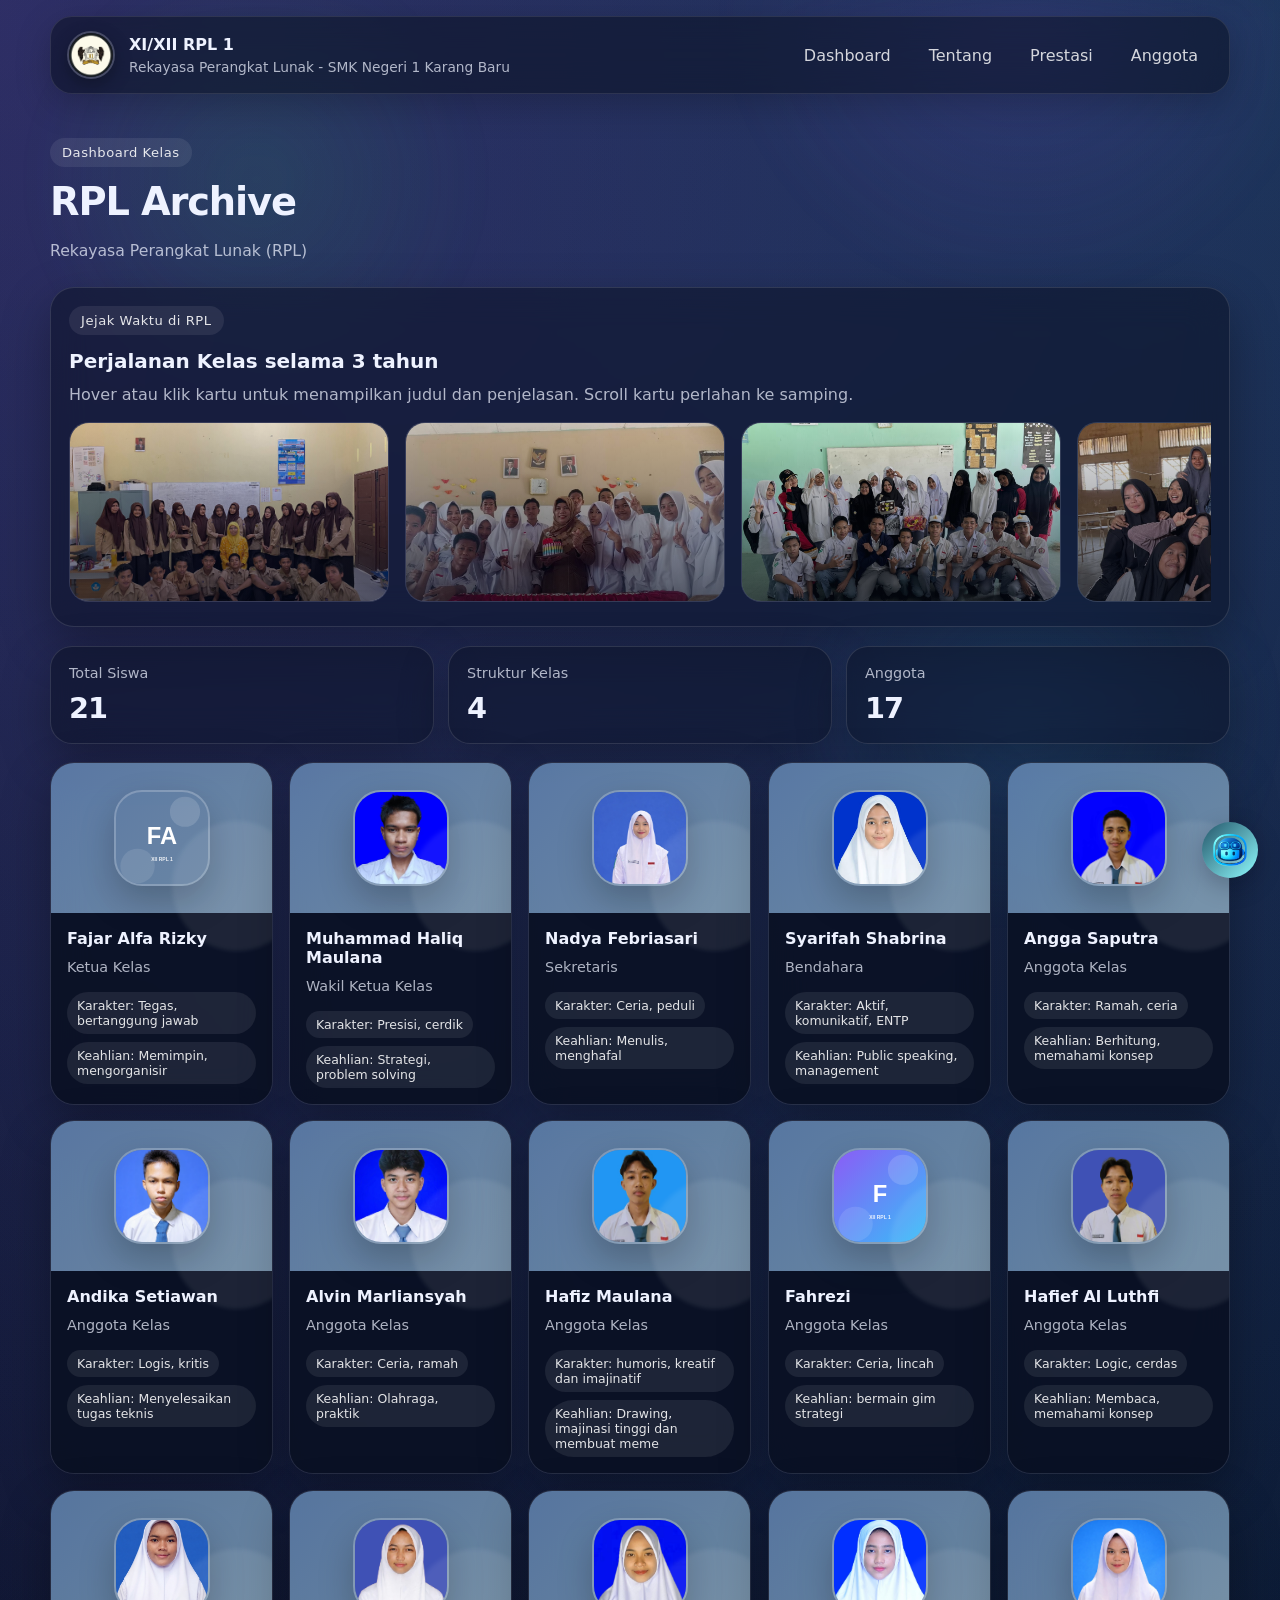
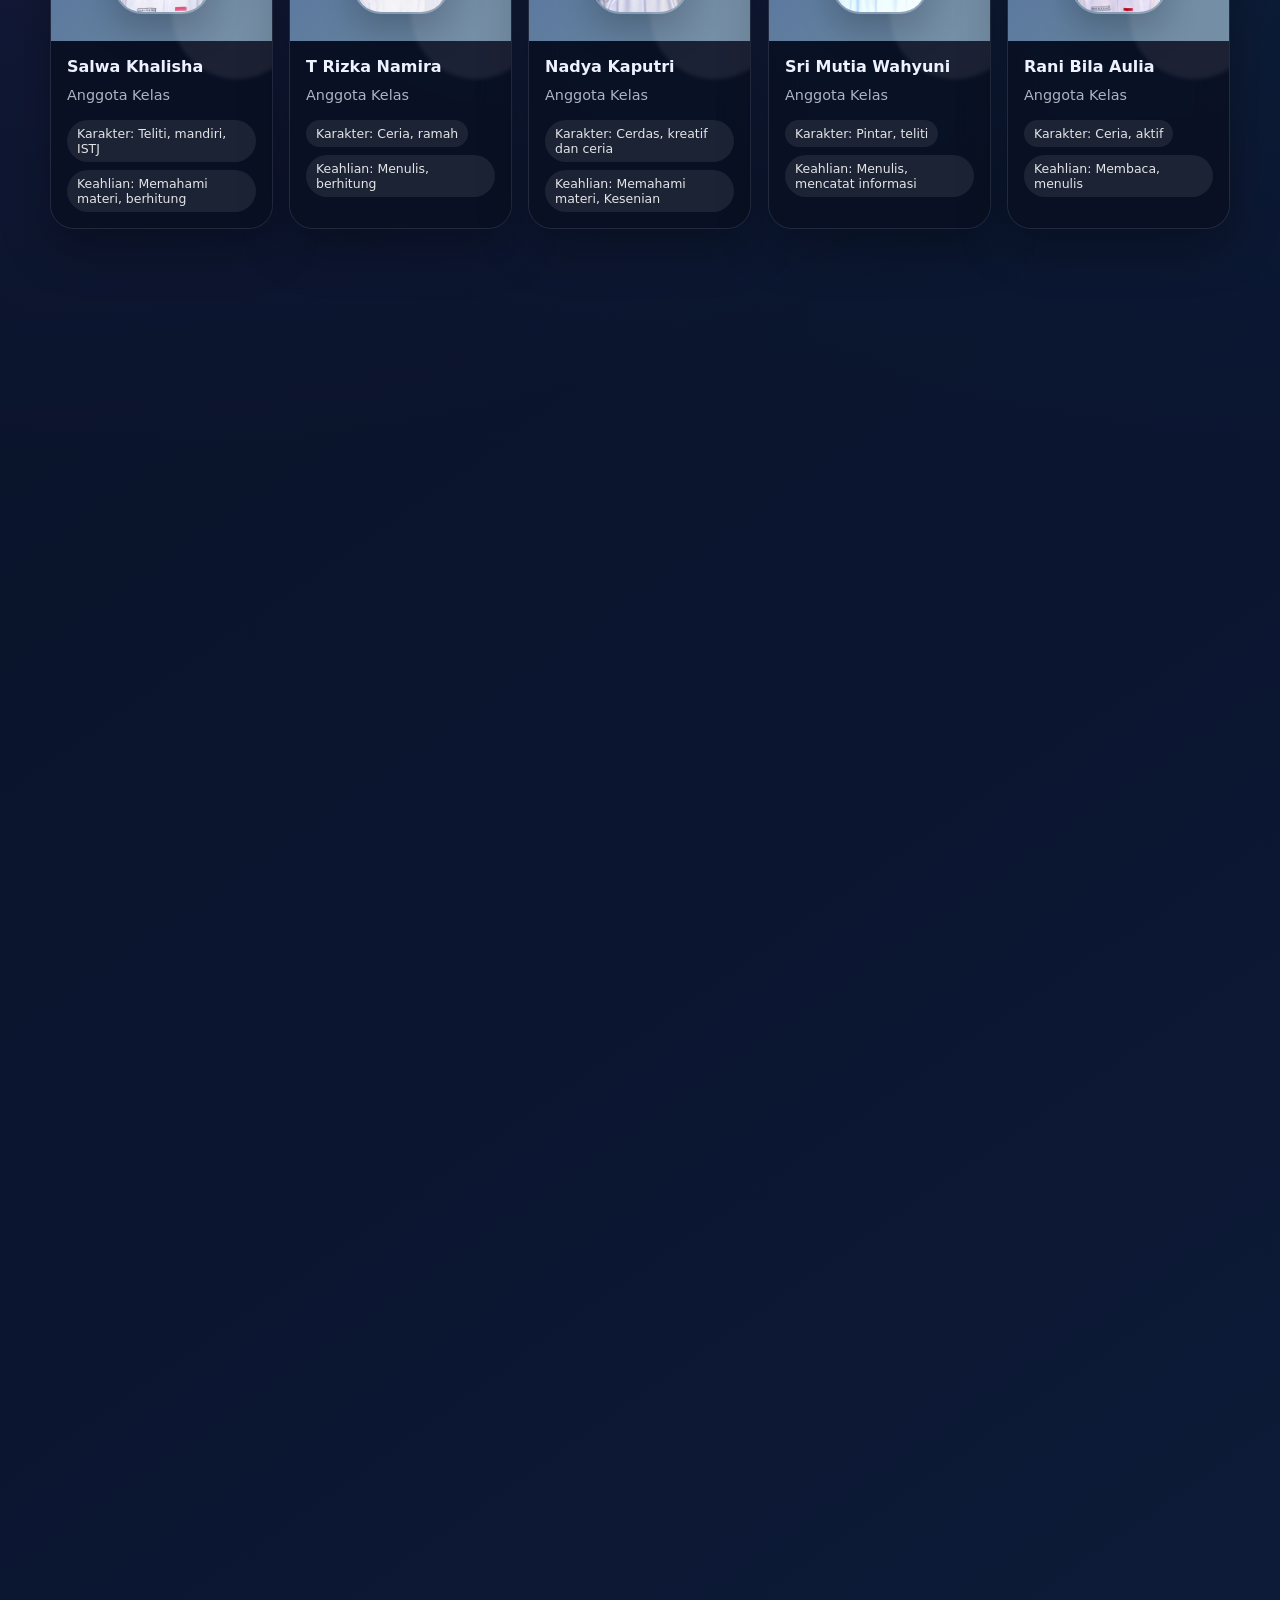
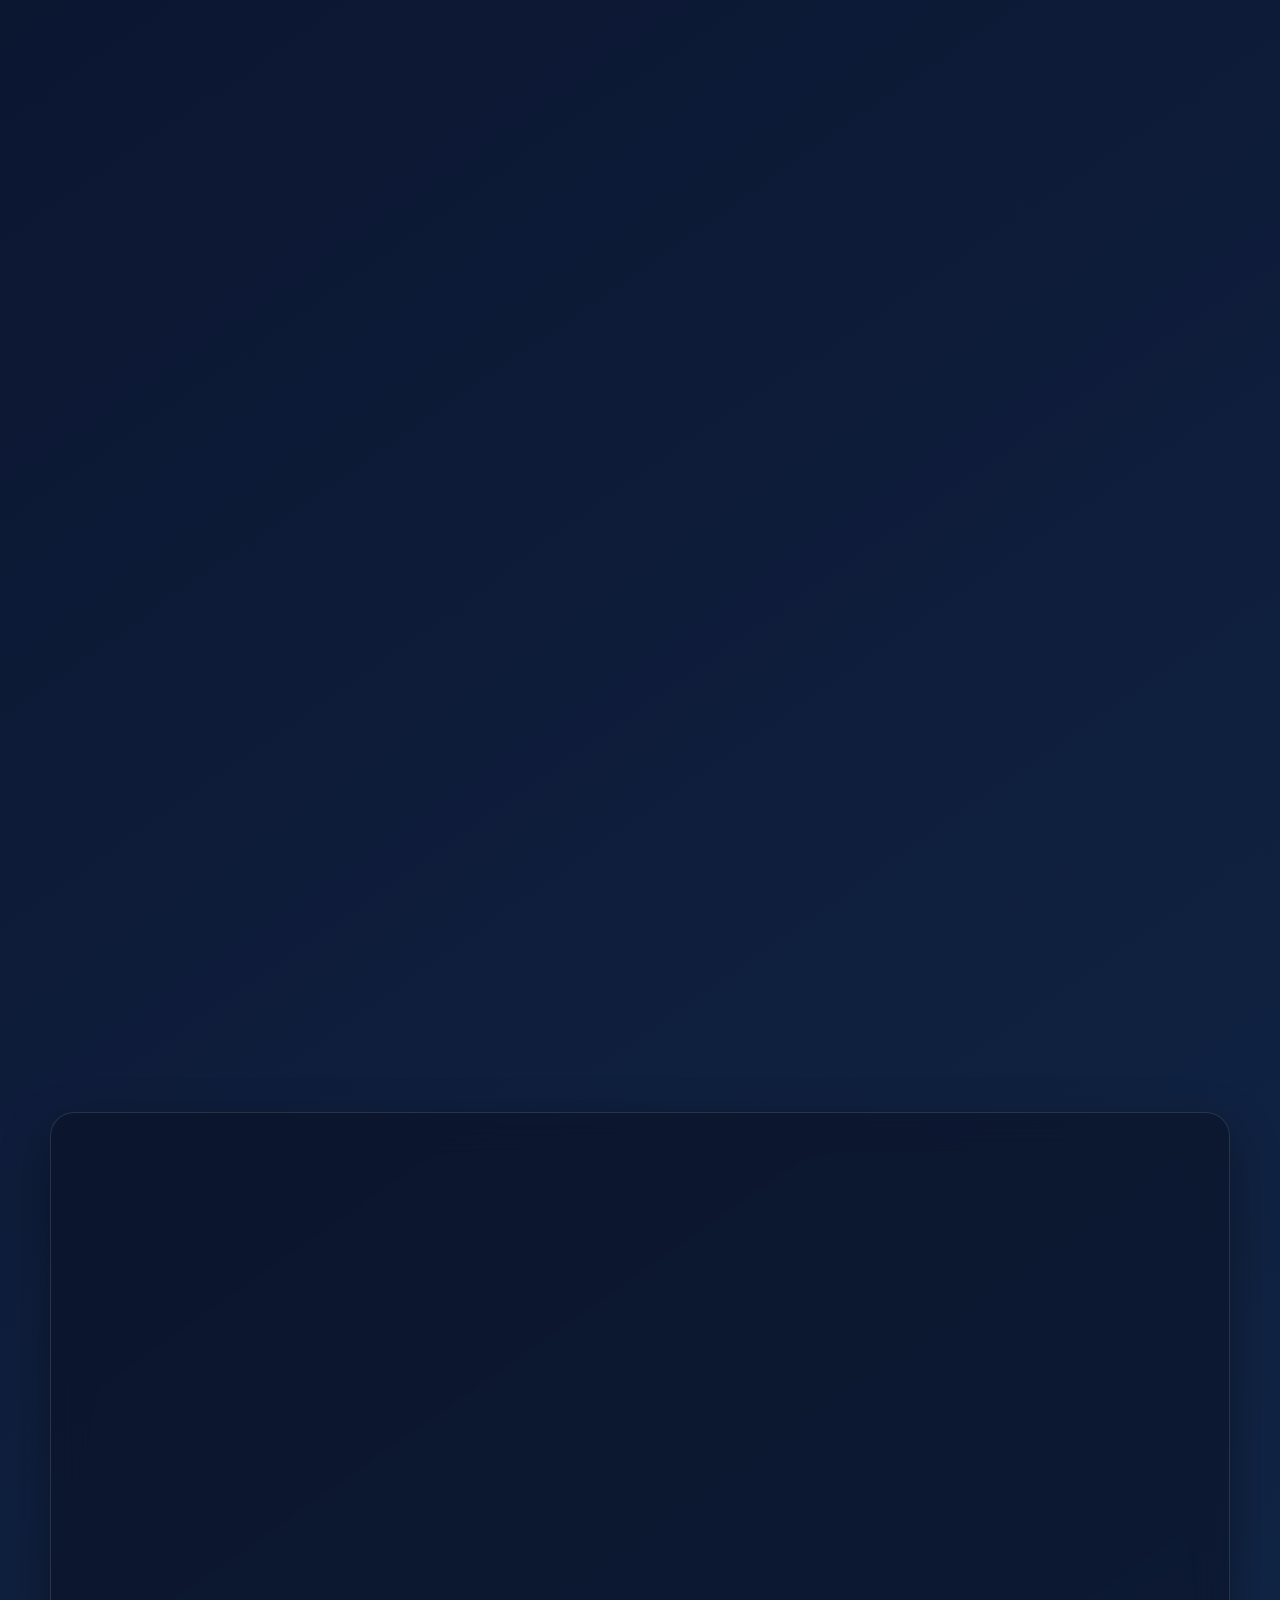
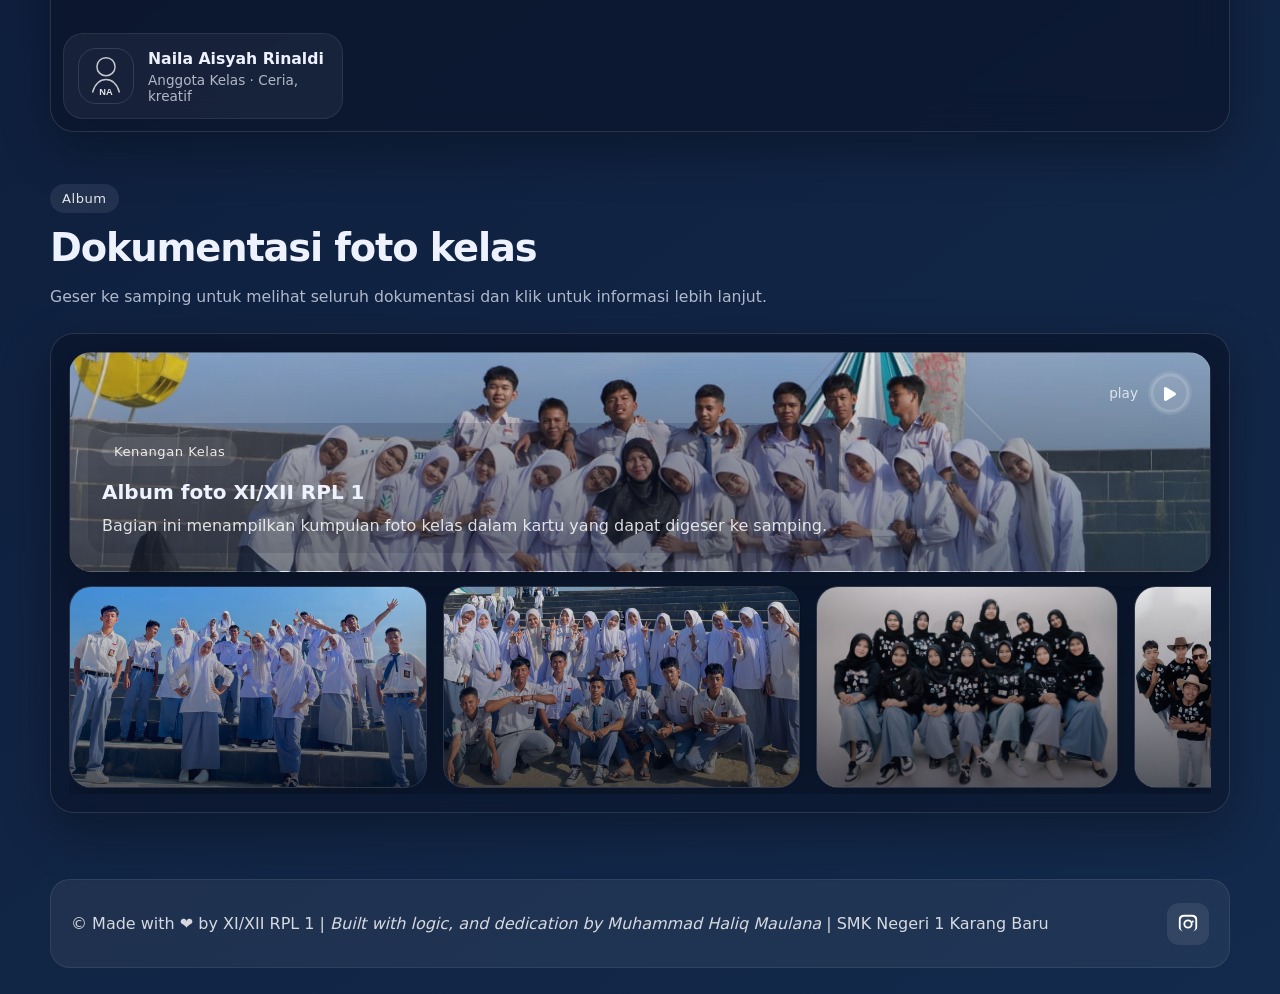
<file: index.html>
<!DOCTYPE html>
<html lang="id">
<head>
  <meta charset="UTF-8" />
  <meta name="viewport" content="width=device-width, initial-scale=1.0" />
  <title>Website RPL 1</title>

  <!-- OPEN GRAPH (WA, FB, Telegram) -->
<meta property="og:title" content="XII RPL 1 | SMKN 1 Karang Baru">
<meta property="og:description" content="Website resmi kelas XII RPL 1 berisi profil, prestasi, anggota, dan dokumentasi kegiatan.">
<meta property="og:image" content="https://websiterpl-nine.vercel.app/foto/f2.jpeg">
<meta property="og:url" content="https://websiterpl-nine.vercel.app/">
<meta property="og:type" content="website">

<!-- Tambahan (opsional tapi disarankan) -->
<meta name="twitter:card" content="summary_large_image">
<meta name="twitter:title" content="XII RPL 1">
<meta name="twitter:description" content="Profil dan dokumentasi kelas RPL 1">
<meta name="twitter:image" content="https://websiterpl-nine.vercel.app/foto/f2.jpeg">

  <link rel="stylesheet" href="style.css" />
  <link rel="stylesheet" href="styleAI.css" />
  <link rel="stylesheet" href="style2.css" />
  <link rel="stylesheet" href="stylePrestasi.css" />
  <link rel="stylesheet" href="styleAlbum.css" />
  <link rel="icon" type="image/png" href="foto/iconkelas.png">

  <link rel="stylesheet" href="https://cdnjs.cloudflare.com/ajax/libs/font-awesome/6.5.0/css/all.min.css">
</head>
<body>
  <div class="page-bg"></div>

  <header class="site-header">
    <div class="brand">
      <img src="foto/logo.jpeg" alt="Logo Kelas" class="brand-mark">
      <div>
        <h1>XI/XII RPL 1</h1>
        <p>Rekayasa Perangkat Lunak - SMK Negeri 1 Karang Baru</p>
      </div>
    </div>

    <nav class="nav">
      <a href="#dashboard" class="nav-link active" data-section="dashboard">Dashboard</a>
      <a href="#tentang" class="nav-link" data-section="tentang">Tentang</a>
      <a href="#prestasi" class="nav-link" data-section="prestasi">Prestasi</a>
      <a href="#anggota" class="nav-link" data-section="anggota">Anggota</a>

    </nav>
  </header>

  <main>
    <section id="dashboard" class="section hero-section">
      <div class="section-heading">
        <span class="eyebrow">Dashboard Kelas</span>
        <h2>RPL Archive</h2>
        <p>
          Rekayasa Perangkat Lunak (RPL)
        </p>
      </div>

      <div class="spotlight-section glass">
        <div class="spotlight-head">
          <span class="eyebrow">Jejak Waktu di RPL</span>
          <h3>Perjalanan Kelas selama 3 tahun</h3>
          <p>Hover atau klik kartu untuk menampilkan judul dan penjelasan. Scroll kartu perlahan ke samping.</p>
        </div>

        <div class="spotlight-rail">
          <div class="spotlight-track" id="spotlight-track"></div>
        </div>
      </div>

      <div class="stats-row">
        <article class="stat-card glass">
          <span>Total Siswa</span>
          <strong id="stat-total">21</strong>
        </article>
        <article class="stat-card glass">
          <span>Struktur Kelas</span>
          <strong>4</strong>
        </article>
        <article class="stat-card glass">
          <span>Anggota</span>
          <strong id="stat-member">17</strong>
        </article>
      </div>

      <div class="card-grid" id="dashboard-grid"></div>
    </section>

    <section id="tentang" class="section">
      <div class="section-heading">
        <span class="eyebrow">Tentang</span>
        <h2>Kerangka informasi kelas</h2>
        <p>
        Awal perjalanan dimulai di SMKN 1 Karang Baru, tepatnya di kelas X RPL 1 bersama Ibu Rini Deliana, S.T., M.Pd., saat mulai beradaptasi dan mengenal satu sama lain. Di waktu yang sama, di kelas X RPL 2 bersama Ibu Lenni Harahap, S.Pd., cerita juga tumbuh dengan warna dan pengalaman yang berbeda.

<p>Takdir kemudian mempertemukan kami saat memasuki kelas XI. Melalui proses rolling, kami dari X RPL 1 dan X RPL 2 dipersatukan dalam satu kelas baru, yaitu XI RPL 1 bersama Ibu Hanifah, S.Pd. Awalnya, kami merasa canggung, sedih, bahkan tidak ingin berpisah dari kelas sebelumnya. Namun seiring berjalannya waktu, semua perasaan itu perlahan berubah menjadi kebersamaan yang harmonis, penuh canda, dan kekompakan, hingga kami menjadi satu keluarga yang solid.</p>

<p>Di tengah perjalanan itu, kami juga belajar coding bersama Bapak Safrizal, S.ST. Meskipun sering menghadapi error, setiap proses yang kami lewati justru memberikan pelajaran dan pengalaman yang berharga.</p>

<p>Hingga akhirnya, perjalanan kami berakhir di kelas XII RPL 1 bersama Ibu Linda Hariani Nasution, S.Si., dengan begitu banyak kenangan yang telah kami lalui bersama.</p>

<p><b>Pada akhirnya, kami bukan sekadar dipertemukan, tetapi dipersatukan untuk saling menguatkan dalam setiap kenangan yang tercipta.</b></p>
        </p>
      </div>

      <div class="two-column">
        <article class="glass info-card">
          <h3>Fokus pembelajaran</h3>
          <p>
            Materi yang dibahas dapat mencakup pemrograman web, basis data, rancangan sistem, pengujian,
            dan penyusunan dokumen proyek. Pola kerja seperti ini membentuk kebiasaan berpikir sistematis.
          </p>
        </article>
        <article class="glass info-card">
          <h3>Karakter kelas</h3>
          <p>
XII RPL 1 bukan sekadar ruang belajar, tetapi proses yang terus berkembang. Dimulai dari hubungan yang masih berjarak, kami perlahan menemukan ritme kebersamaan hingga menjadi satu kesatuan yang utuh. Seperti baris kode yang saling terhubung, setiap individu memiliki peran yang saling melengkapi. Kini, kami dikenal sebagai kelas yang solid, penuh energi, dan selalu menghadirkan suasana hidup dalam setiap langkah bersama.
          </p>
        </article>
      </div>
    </section>

    <!-- PRESTASI -->
    <section id="prestasi" class="section">
      <div class="section-heading">
        <span class="eyebrow">Prestasi</span>
        <h2>Pencapaian kelas</h2>
        <p>
          Menampilkan pencapaian dalam bentuk kartu interaktif.
        </p>
      </div>

      <div class="prestasi-section glass">
        <div class="prestasi-head">
          <span class="eyebrow">Prestasi Kelas</span>
          <h3>Total 17 Prestasi Kelas XI/XII RPL 1</h3>
          <p>Klik kartu untuk melihat detail.</p>
        </div>

        <div class="prestasi-rail">
          <div class="prestasi-track" id="prestasi-track"></div>
        </div>
      </div>
    </section>

    <!-- MODAL PRESTASI -->
    <div class="prestasi-modal-backdrop" id="prestasi-modal-backdrop" aria-hidden="true">
      <div class="prestasi-modal glass" role="dialog" aria-modal="true">
        <button class="prestasi-modal-close" id="prestasi-modal-close">X</button>

        <div class="prestasi-modal-head">
          <span id="prestasi-modal-label"></span>
          <h3 id="prestasi-modal-title"></h3>
          <p id="prestasi-modal-desc"></p>
        </div>

        <div class="prestasi-modal-grid" id="prestasi-modal-grid"></div>
      </div>
    </div>

    <section id="anggota" class="section">
      <div class="section-heading">
        <span class="eyebrow">Anggota</span>
        <h2>Seluruh data siswa kelas XII RPL 1</h2>
        <p>
         Data anggota Kelas XI/XII RPL 1 SMK Negeri 1 Karang Baru terdiri dari 21 siswa, dengan 4 posisi utama sebagai pin kelas dan 17 anggota lainnya yang membentuk struktur lengkap kelas.
        </p>
      </div>

      <div class="member-list glass" id="member-list"></div>
    </section>

   <section id="album" class="section">
  <div class="section-heading">
    <span class="eyebrow">Album</span>
    <h2>Dokumentasi foto kelas</h2>
     <p>Geser ke samping untuk melihat seluruh dokumentasi dan klik untuk informasi lebih lanjut.</p>
    
  </div>

  <div class="album-section glass">
   <div class="album-head">
  <div class="album-head-left">
    <span class="eyebrow">Kenangan Kelas</span>
    <h3>Album foto XI/XII RPL 1</h3>
    <p>Bagian ini menampilkan kumpulan foto kelas dalam kartu yang dapat digeser ke samping.</p>
  </div>

  <div class="music-control">
    <span id="music-time" class="music-time">00:00</span>

    <button id="music-toggle" class="music-toggle" type="button" aria-label="Play music">
      <svg class="progress-ring" width="44" height="44">
        <circle class="progress-bg" cx="22" cy="22" r="18" stroke-width="3" fill="transparent"></circle>
        <circle class="progress-bar" cx="22" cy="22" r="18" stroke-width="3" fill="transparent"></circle>
      </svg>

      <span class="music-icon">
        <i class="fa-solid fa-play"></i>
      </span>
    </button>
  </div>
</div>

<audio id="album-music" preload="none">
  <source src="audio/lagu2.mpeg" type="audio/mpeg">
</audio>

    <audio id="album-music" loop preload="none">
      <source src="audio/lagu2.mpeg" type="audio/mpeg">
    </audio>

    <div class="album-rail">
      <div class="album-track" id="album-track"></div>
    </div>
  </div>
</section>
  </main>

<footer class="site-footer">
  <div class="footer-content">
    <p>
      © Made with ❤️ by XI/XII RPL 1 |
      <i>Built with logic, and dedication by Muhammad Haliq Maulana</i> |
      SMK Negeri 1 Karang Baru
    </p>

    <a href="https://www.instagram.com/rplinfinity" 
       target="_blank" 
       rel="noopener noreferrer"
       class="footer-ig"
       aria-label="Instagram RPL Infinity">
       
      <!-- ICON INSTAGRAM (SVG, lebih stabil dari png) -->
       <!-- fjsjdj -->
      <svg viewBox="0 0 24 24" fill="currentColor">
        <path d="M7.75 2h8.5C19.99 2 22 4.01 22 6.75v8.5C22 17.99 19.99 20 16.25 20h-8.5C4.01 20 2 17.99 2 15.25v-8.5C2 4.01 4.01 2 7.75 2zm0 2C5.68 4 4 5.68 4 7.75v8.5C4 18.32 5.68 20 7.75 20h8.5c2.07 0 3.75-1.68 3.75-3.75v-8.5C20 5.68 18.32 4 16.25 4h-8.5zM12 7a5 5 0 100 10 5 5 0 000-10zm0 2a3 3 0 110 6 3 3 0 010-6zm5.25-.88a1.13 1.13 0 100 2.26 1.13 1.13 0 000-2.26z"/>
      </svg>
    </a>
  </div>
</footer>

  <div class="modal-backdrop" id="modal-backdrop" aria-hidden="true">
    <div class="modal glass" role="dialog" aria-modal="true" aria-labelledby="modal-name">
      <button class="modal-close" id="modal-close" aria-label="Tutup">X</button>
      <div class="modal-body">
        <div class="modal-image-wrap">
          <img id="modal-image" alt="Foto siswa" />
        </div>
        <div class="modal-content">
          <span class="modal-badge" id="modal-role"></span>
          <h3 id="modal-name"></h3>
          <p class="modal-sub" id="modal-nickname"></p>

          <div class="detail-grid">
            <div class="detail-box">
              <span>Keahlian</span>
              <strong id="modal-hobby"></strong>
            </div>
            <div class="detail-box">
              <span>Karakter</span>
              <strong id="modal-humor"></strong>
            </div>
          </div>

          <div class="detail-note">
            <h4>Data diri atau Kata-kata</h4>
            <p id="modal-bio"></p>
          </div>
<br>
          <div class="detail-note">
  <h4>Prestasi</h4>
  <ul id="modal-prestasi"></ul>
</div>
        </div>
      </div>
    </div>
  </div>
  <script type="module" src="AI/main.js"></script>
  <script src="scriptPrestasi.js"></script>
  <script src="script.js"></script>
  <script src="script2.js"></script>
  <script src="scriptAlbum.js"></script>
</body>
</html>
</file>
<file: style.css>
:root {
  --bg-1: #07111f;
  --bg-2: #0b1530;
  --bg-3: #132a4c;
  --glass: rgba(10, 17, 35, 0.52);
  --glass-strong: rgba(15, 24, 48, 0.72);
  --line: rgba(255, 255, 255, 0.12);
  --text: #eef2ff;
  --muted: rgba(238, 242, 255, 0.72);
  --accent: #8b5cf6;
  --accent-2: #22c55e;
  --accent-3: #38bdf8;
  --shadow: 0 18px 50px rgba(0, 0, 0, 0.32);
  --radius: 24px;
}

* {
  box-sizing: border-box;
}

html {
  scroll-behavior: smooth;
}

body {
  margin: 0;
  font-family: Inter, ui-sans-serif, system-ui, -apple-system, BlinkMacSystemFont, "Segoe UI", sans-serif;
  color: var(--text);
  background:
    radial-gradient(circle at top left, rgba(139, 92, 246, 0.28), transparent 35%),
    radial-gradient(circle at top right, rgba(56, 189, 248, 0.18), transparent 35%),
    linear-gradient(145deg, var(--bg-1) 0%, var(--bg-2) 45%, var(--bg-3) 100%);
  min-height: 100vh;
  overflow-x: hidden;
}

.page-bg {
  position: fixed;
  inset: 0;
  pointer-events: none;
  background:
    radial-gradient(circle at 20% 20%, rgba(34, 197, 94, 0.12), transparent 18%),
    radial-gradient(circle at 80% 0%, rgba(139, 92, 246, 0.14), transparent 22%),
    radial-gradient(circle at 80% 80%, rgba(56, 189, 248, 0.12), transparent 20%);
  filter: blur(18px);
  z-index: -1;
}

a {
  color: inherit;
  text-decoration: none;
}

button {
  font: inherit;
}

.glass {
  background: var(--glass);
  border: 1px solid var(--line);
  box-shadow: var(--shadow);
  backdrop-filter: blur(18px);
  -webkit-backdrop-filter: blur(18px);
}

.site-header {
  position: sticky;
  top: 0;
  z-index: 100;
  margin: 16px auto 0;
  width: min(1180px, calc(100% - 20px));
  padding: 14px 16px;
  border-radius: 22px;
  background: rgba(6, 11, 24, 0.48);
  border: 1px solid rgba(255, 255, 255, 0.10);
  box-shadow: 0 10px 35px rgba(0, 0, 0, 0.22);
  backdrop-filter: blur(20px);
  -webkit-backdrop-filter: blur(20px);
  display: flex;
  align-items: center;
  justify-content: space-between;
  gap: 16px;
}

.brand {
  display: flex;
  align-items: center;
  gap: 14px;
  min-width: 0;
}

.brand-mark {
  width: 48px;
  height: 48px;
  border-radius: 50%;
  object-fit: cover;
  flex: 0 0 auto;
  border: 2px solid rgba(255,255,255,0.2);
  box-shadow: 0 6px 18px rgba(0,0,0,0.3);
}

.brand h1 {
  margin: 0;
  font-size: 1rem;
  line-height: 1.2;
}

.brand p {
  margin: 4px 0 0;
  color: var(--muted);
  font-size: 0.86rem;
}

.nav {
  display: flex;
  align-items: center;
  gap: 8px;
  flex-wrap: wrap;
  justify-content: flex-end;
}

.nav-link {
  position: relative;
  padding: 10px 14px;
  border-radius: 999px;
  color: rgba(255, 255, 255, 0.82);
  transition: 0.25s ease;
  border: 1px solid transparent;
}

.nav-link:hover {
  background: rgba(255, 255, 255, 0.06);
}

.nav-link.active {
  background: rgba(255, 255, 255, 0.10);
  border-color: rgba(255, 255, 255, 0.15);
  box-shadow: inset 0 0 0 1px rgba(255, 255, 255, 0.08);
}

main {
  width: min(1180px, calc(100% - 20px));
  margin: 20px auto 0;
  padding-bottom: 30px;
}

.section {
  padding: 34px 0 18px;
  scroll-margin-top: 120px;
}

.hero-section {
  padding-top: 24px;
}

.section-heading {
  max-width: 760px;
  margin-bottom: 22px;
}

.eyebrow {
  display: inline-flex;
  align-items: center;
  gap: 8px;
  padding: 7px 12px;
  border-radius: 999px;
  background: rgba(255, 255, 255, 0.08);
  color: rgba(255, 255, 255, 0.88);
  font-size: 0.82rem;
  letter-spacing: 0.04em;
  margin-bottom: 14px;
}

.section h2 {
  margin: 0;
  font-size: clamp(1.6rem, 3vw, 2.8rem);
  line-height: 1.1;
  letter-spacing: -0.03em;
}

.section-heading p {
  margin: 14px 0 0;
  color: var(--muted);
  line-height: 1.8;
  font-size: 0.98rem;
}

.stats-row {
  display: grid;
  grid-template-columns: repeat(3, minmax(0, 1fr));
  gap: 14px;
  margin-bottom: 18px;
}

.stat-card {
  padding: 18px;
  border-radius: 22px;
}

.stat-card span {
  display: block;
  color: var(--muted);
  font-size: 0.9rem;
}

.stat-card strong {
  display: block;
  margin-top: 10px;
  font-size: 1.8rem;
  letter-spacing: -0.04em;
}

.card-grid {
  display: grid;
  grid-template-columns: repeat(auto-fit, minmax(220px, 1fr));
  gap: 16px;
}

.member-card {
  position: relative;
  border-radius: 24px;
  overflow: hidden;
  cursor: pointer;
  transition: transform 0.24s ease, border-color 0.24s ease, box-shadow 0.24s ease;
  border: 1px solid rgba(255, 255, 255, 0.10);
  min-height: 290px;
}

.member-card:hover {
  transform: translateY(-6px);
  border-color: rgba(255, 255, 255, 0.18);
  box-shadow: 0 20px 55px rgba(0, 0, 0, 0.35);
}

.member-card__bg {
  height: 150px;
  padding: 16px;
  background: linear-gradient(
  135deg,
  rgba(147, 197, 253, 0.55),
  rgba(186, 230, 253, 0.55)
);
  position: relative;
  display: flex;
  align-items: center;
  justify-content: center;
}

.member-card__bg::after {
  content: "";
  position: absolute;
  inset: auto -30px -38px auto;
  width: 130px;
  height: 130px;
  border-radius: 50%;
  background: rgba(255, 255, 255, 0.08);
  filter: blur(2px);
}

.member-avatar {
  width: 96px;
  height: 96px;
  border-radius: 28px;
  object-fit: cover;
  border: 2px solid rgba(255, 255, 255, 0.22);
  box-shadow: 0 16px 35px rgba(0, 0, 0, 0.22);
}

.member-rank,
.member-rank.pin {
  display: none;
}

.member-info {
  padding: 16px;
  background: rgba(10, 16, 35, 0.76);
}

.member-info h3 {
  margin: 0;
  font-size: 1rem;
}

.member-info p {
  margin: 8px 0 0;
  color: var(--muted);
  font-size: 0.9rem;
  line-height: 1.65;
}

.tag-row {
  display: flex;
  flex-wrap: wrap;
  gap: 8px;
  margin-top: 12px;
}

.tag {
  padding: 6px 10px;
  border-radius: 999px;
  background: rgba(255,255,255,0.08);
  color: rgba(255,255,255,0.88);
  font-size: 0.78rem;
}

.two-column {
  display: grid;
  grid-template-columns: repeat(2, minmax(0, 1fr));
  gap: 16px;
}

.info-card {
  padding: 22px;
  border-radius: 22px;
}

.info-card h3, .timeline-card h3 {
  margin: 0 0 10px;
  font-size: 1.1rem;
}

.info-card p, .timeline-card p {
  margin: 0;
  color: var(--muted);
  line-height: 1.8;
}

.timeline {
  display: grid;
  grid-template-columns: repeat(3, minmax(0, 1fr));
  gap: 16px;
}

.timeline-card {
  position: relative;
  padding: 22px;
  border-radius: 22px;
  min-height: 180px;
}

.timeline-dot {
  display: inline-block;
  width: 14px;
  height: 14px;
  border-radius: 50%;
  margin-bottom: 18px;
  background: linear-gradient(135deg, var(--accent-2), var(--accent-3));
  box-shadow: 0 0 0 8px rgba(56, 189, 248, 0.10);
}

.member-list {
  border-radius: 24px;
  padding: 12px;
  display: grid;
  grid-template-columns: repeat(auto-fit, minmax(260px, 1fr));
  gap: 12px;
}

.member-row {
  display: flex;
  align-items: center;
  gap: 14px;
  padding: 14px;
  border-radius: 20px;
  background: rgba(255,255,255,0.05);
  border: 1px solid rgba(255,255,255,0.08);
}

.member-row img {
  width: 56px;
  height: 56px;
  border-radius: 18px;
  object-fit: cover;
  border: 1px solid rgba(255,255,255,0.12);
}

.member-row .row-text {
  min-width: 0;
}

.member-row h4 {
  margin: 0;
  font-size: 0.98rem;
}

.member-row p {
  margin: 4px 0 0;
  color: var(--muted);
  font-size: 0.85rem;
}

.site-footer {
  width: min(1180px, calc(100% - 20px));
  margin: 0 auto 26px;
  padding: 18px 20px;
  text-align: center;
  border-radius: 20px;
  color: rgba(255,255,255,0.82);
  background: rgba(255,255,255,0.06);
  border: 1px solid rgba(255,255,255,0.08);
}

.modal-backdrop {
  position: fixed;
  inset: 0;
  display: grid;
  place-items: center;
  padding: 18px;
  background: rgba(0, 0, 0, 0.32);
  backdrop-filter: blur(0px);
  -webkit-backdrop-filter: blur(0px);
  opacity: 0;
  pointer-events: none;
  transition: opacity 0.24s ease, backdrop-filter 0.24s ease;
  z-index: 999;
}

.modal-backdrop.open {
  opacity: 1;
  pointer-events: auto;
  backdrop-filter: blur(10px);
  -webkit-backdrop-filter: blur(10px);
}

.modal {
  width: min(980px, 100%);
  border-radius: 28px;
  padding: 18px;
  position: relative;
  transform: scale(0.97);
  transition: transform 0.24s ease;

  height: min(90vh, 820px); /* penting: fix tinggi */
  display: flex;
  flex-direction: column;
  overflow: hidden; /* kunci agar scroll tidak keluar */
}

.modal-backdrop.open .modal {
  transform: scale(1);
}

.modal-close {
  position: absolute;
  top: 14px;
  right: 14px;
  width: 42px;

  z-index: 10;

  height: 42px;
  border: none;
  border-radius: 14px;
  background: rgba(255,255,255,0.12);
  color: white;
  cursor: pointer;
}

.modal-body {
  display: grid;
  grid-template-columns: 320px minmax(0, 1fr);
  gap: 18px;

  flex: 1;            /* penting: isi ruang tersisa */
  min-height: 0;      /* penting untuk scroll flex */
  overflow: hidden;   /* jangan scroll di sini */
}

.modal-image-wrap {
  border-radius: 24px;
  overflow: hidden;
  background:
    linear-gradient(160deg, rgba(139, 92, 246, 0.18), rgba(56, 189, 248, 0.12)),
    rgba(255, 255, 255, 0.04);
  border: 1px solid rgba(255,255,255,0.08);
  display: grid;
  place-items: center;
  min-height: 340px;
}

.modal-image-wrap img {
  width: 88%;
  max-width: 280px;
  aspect-ratio: 1 / 1;
  object-fit: cover;
  border-radius: 42px;
  filter: drop-shadow(0 18px 25px rgba(0,0,0,0.22));
}

.modal-content {
  overflow-y: auto;
  max-height: 100%;
  padding: 8px 6px 8px 2px;
}
.modal-content::-webkit-scrollbar,
.modal-body::-webkit-scrollbar {
  width: 6px;
}

.modal-content::-webkit-scrollbar-thumb,
.modal-body::-webkit-scrollbar-thumb {
  background: rgba(255,255,255,0.2);
  border-radius: 999px;
}
.modal-badge {
  display: inline-flex;
  align-items: center;
  padding: 7px 12px;
  border-radius: 999px;
  background: rgba(255,255,255,0.10);
  color: rgba(255,255,255,0.9);
  font-size: 0.8rem;
}

#modal-name {
  margin: 14px 0 6px;
  font-size: clamp(1.7rem, 3vw, 2.6rem);
}

.modal-sub {
  margin: 0 0 18px;
  color: var(--muted);
  line-height: 1.8;
}

.detail-grid {
  display: grid;
  grid-template-columns: repeat(2, minmax(0, 1fr));
  gap: 12px;
  margin-bottom: 14px;
}

.detail-box {
  padding: 16px;
  border-radius: 18px;
  background: rgba(255,255,255,0.05);
  border: 1px solid rgba(255,255,255,0.08);
}

.detail-box span {
  display: block;
  color: var(--muted);
  font-size: 0.82rem;
}

.detail-box strong {
  display: block;
  margin-top: 8px;
  font-size: 1.02rem;
}

.detail-note {
  padding: 18px;
  border-radius: 18px;
  background: rgba(255,255,255,0.05);
  border: 1px solid rgba(255,255,255,0.08);
}

.detail-note h4 {
  margin: 0 0 8px;
}

.detail-note p {
  margin: 0;
  color: var(--muted);
  line-height: 1.8;
}

body.modal-open {
  overflow: hidden;
}

@media (max-width: 960px) {
  .site-header {
    align-items: flex-start;
    flex-direction: column;
  }

  .nav {
    justify-content: flex-start;
  }

  .stats-row,
  .two-column,
  .timeline,
  .modal-body {
    grid-template-columns: 1fr;
  }

  .modal-image-wrap {
    min-height: 280px;
  }
}

/* === FIX: bagian bawah card harus mengisi penuh === */
.member-card {
  display: flex;
  flex-direction: column;
}

.member-card__bg {
  flex: 0 0 150px;
}

.member-info {
  flex: 1;
  display: flex;
  flex-direction: column;
}

#tentang .section-heading {
  max-width: 100%;
}

#tentang .section-heading p {
  max-width: 100%;
}
#tentang .section-heading p {
  max-width: 100%;
  line-height: 1.9;
  text-align: justify;
}

@media (max-width: 640px) {
  main, .site-header, .site-footer {
    width: calc(100% - 12px);
  }

  .section {
    padding: 22px 0 10px;
  }

  .section-heading {
    margin-bottom: 16px;
  }

  .section h2 {
    font-size: 1.4rem;
    line-height: 1.3;
  }

  .section-heading p {
    font-size: 0.9rem;
    line-height: 1.6;
  }

  .site-header {
    padding: 12px;
    gap: 10px;
  }

 .brand-mark {
  width: 40px;
  height: 40px;
  border-radius: 50%;
}

  .brand h1 {
    font-size: 0.9rem;
  }

  .brand p {
    font-size: 0.75rem;
  }

  .nav {
    gap: 6px;
    overflow-x: auto;
    width: 100%;
    padding-bottom: 4px;
  }

  .nav-link {
    padding: 8px 12px;
    font-size: 0.8rem;
    white-space: nowrap;
  }

  .stats-row {
    grid-template-columns: repeat(3, 1fr);
    gap: 8px;
  }

  .stat-card {
    padding: 12px;
    border-radius: 16px;
    text-align: center;
  }

  .stat-card strong {
    font-size: 1.4rem;
  }

  .card-grid {
    display: flex;
    flex-direction: column;
    gap: 10px;
  }

  .member-card {
    display: flex;
    flex-direction: row;
    min-height: unset;
    border-radius: 18px;
    overflow: hidden;
  }

  .member-card__bg {
    width: 90px;
    height: auto;
    padding: 10px;
    align-items: center;
    justify-content: center;
  }

  .member-avatar {
    width: 64px;
    height: 64px;
    border-radius: 18px;
  }

  .member-info {
    flex: 1;
    padding: 12px;
  }

  .member-info h3 {
    font-size: 0.9rem;
  }

  .member-info p {
    font-size: 0.8rem;
    margin-top: 4px;
  }

  .tag-row {
    margin-top: 8px;
    gap: 6px;
  }

  .tag {
    font-size: 0.7rem;
    padding: 4px 8px;
  }

  .two-column {
    grid-template-columns: 1fr;
    gap: 10px;
  }

  .info-card {
    padding: 16px;
  }

  .timeline {
    grid-template-columns: 1fr;
    gap: 10px;
  }

  .timeline-card {
    padding: 16px;
    min-height: unset;
  }

  .member-list {
    padding: 8px;
    gap: 8px;
  }

  .member-row {
    padding: 10px;
    gap: 10px;
  }

  .member-row img {
    width: 46px;
    height: 46px;
  }

  .member-row h4 {
    font-size: 0.85rem;
  }

  .member-row p {
    font-size: 0.75rem;
  }

  .modal {
    padding: 12px;
    border-radius: 18px;
     max-height: 92vh;
  }

   .modal-content {
    max-height: none;
    overflow-y: auto;
  }

  .modal-body {
    grid-template-columns: 1fr;
    gap: 12px;
    overflow-y: auto;
  }

  .modal-image-wrap {
    min-height: 200px;
  }

  .modal-image-wrap img {
    width: 120px;
    border-radius: 24px;
  }

  #modal-name {
    font-size: 1.2rem;
  }

  .modal-sub {
    font-size: 0.85rem;
  }

  .detail-grid {
    grid-template-columns: 1fr;
  }

  .detail-box {
    padding: 12px;
  }

  .detail-note {
    padding: 14px;
  }

  .site-footer {
    padding: 12px;
    font-size: 0.8rem;
  }
}

/* ===== Footer Layout Update ===== */
.footer-content {
  display: flex;
  align-items: center;
  justify-content: space-between;
  gap: 12px;
  flex-wrap: wrap;
}

/* ===== Instagram Icon ===== */
.footer-ig {
  display: inline-flex;
  align-items: center;
  justify-content: center;
  width: 42px;
  height: 42px;
  border-radius: 12px;
  background: rgba(255,255,255,0.08);
  color: white;
  transition: 0.25s ease;
}

.footer-ig svg {
  width: 22px;
  height: 22px;
}

.footer-ig:hover {
  background: linear-gradient(135deg, #f58529, #dd2a7b, #8134af);
  transform: scale(1.08);
  box-shadow: 0 8px 20px rgba(0,0,0,0.3);
}

/* ===== Responsive ===== */
@media (max-width: 640px) {
  .footer-content {
    flex-direction: column;
    text-align: center;
  }
}

/* Animasi muncul saat scroll */
.reveal {
  opacity: 0;
  transform: translateY(20px) scale(0.99);
  filter: blur(6px);
  transition:
    opacity 0.45s ease-out,
    transform 0.45s cubic-bezier(0.22, 1, 0.36, 1),
    filter 0.45s ease-out;
  transition-delay: var(--reveal-delay, 0ms);
  will-change: opacity, transform;
}

.reveal.is-visible {
  opacity: 1;
  transform: translateY(0) scale(1);
  filter: blur(0);
}

@media (max-width: 640px) {
  .reveal {
    transition-duration: 0.35s;
    transform: translateY(14px);
  }
}

@media (prefers-reduced-motion: reduce) {
  .reveal {
    opacity: 1;
    transform: none;
    filter: none;
    transition: none;
  }
}
</file>
<file: styleAI.css>
#floating-chat {
  position: fixed;
  right: 22px;
  bottom: 22px;
  z-index: 11000;
  pointer-events: auto;
}

#floating-chat button {
  width: 56px;
  height: 56px;
  border-radius: 50%;
  border: none;
  display: flex;
  align-items: center;
  justify-content: center;
  background: linear-gradient(135deg, #235468 0%, #8efbff 100%);
  box-shadow: 0 8px 24px rgba(2, 6, 23, 0.25);
  cursor: pointer;
  transform-origin: center;
  will-change: transform;
  transition:
    transform 0.25s cubic-bezier(.2,.9,.2,1),
    box-shadow 0.25s;
  animation: floatY 3.6s ease-in-out infinite;
  overflow: hidden;
}

#floating-chat button:active {
  transform: scale(.96);
  box-shadow: 0 6px 18px rgba(2, 6, 23, 0.2);
}

.chat-logo {
  width: 34px;
  height: 34px;
  border-radius: 10px;
  object-fit: cover;
  display: block;
}

@keyframes floatY {
  0%   { transform: translateY(0); }
  50%  { transform: translateY(-8px); }
  100% { transform: translateY(0); }
}

#floating-chat.sucked {
  opacity: 0;
  transform: scale(.86);
  transition:
    opacity .14s ease,
    transform .24s cubic-bezier(.2,.9,.2,1);
}

.chat-popup {
  position: fixed;
  right: 22px;
  bottom: 92px;
  width: 340px;
  max-width: calc(100% - 44px);
  height: 460px;
  background: #ffffff;
  border-radius: 12px;
  box-shadow: 0 18px 50px rgba(2, 6, 23, 0.18);
  display: none;
  flex-direction: column;
  overflow: hidden;
  z-index: 12000;
  font-family: Inter, system-ui, -apple-system, "Segoe UI", Roboto, Arial;
  opacity: 0;
  transform: scale(.98) translateY(18px);
  pointer-events: none;
}

.chat-popup[aria-hidden="true"] {
  visibility: hidden;
}

.chat-popup.ready {
  display: flex;
  visibility: visible;
  pointer-events: auto;
  opacity: 1;
  transform: scale(1) translateY(0);
  transition:
    opacity .26s cubic-bezier(.16,1,.3,1),
    transform .32s cubic-bezier(.16,1,.3,1);
}

.chat-header {
  display: flex;
  align-items: center;
  justify-content: space-between;
  padding: 12px 14px;
  border-bottom: 1px solid #eef2f7;
  background: linear-gradient(180deg, #f6fcff, #ffffff);
}

.chat-title {
  display: flex;
  align-items: center;
  gap: 10px;
  font-weight: 600;
  color: #0f172a;
}

.chat-messages {
  padding: 14px;
  flex: 1 1 auto;
  overflow-y: auto;
  background: linear-gradient(180deg, #fbfdff, #ffffff);
  display: flex;
  flex-direction: column;
}

.msg {
  max-width: 78%;
  margin-bottom: 10px;
  padding: 8px 12px;
  border-radius: 12px;
  white-space: pre-line;
  word-break: break-word;
  line-height: 1.45;
  font-size: 14px;
  box-shadow: 0 1px 0 rgba(0,0,0,0.02);
  opacity: 0;
  transform: translateY(-6px);
  transition:
    opacity .28s ease,
    transform .32s cubic-bezier(.2,.9,.2,1);
}

.msg.enter {
  opacity: 1;
  transform: translateY(0);
}

.msg.user {
  margin-left: auto;
  background: #e6fffa;
  color: #064e3b;
  border-bottom-right-radius: 6px;
}

.msg.bot {
  margin-right: auto;
  background: #f1f5f9;
  color: #0f172a;
  border-bottom-left-radius: 6px;
}

.typing-wrapper {
  display: inline-flex;
  align-items: center;
}

.typing {
  padding: 8px 12px;
  border-radius: 12px;
  background: #f1f5f9;
  margin-bottom: 10px;
  opacity: 0;
  transform: translateY(-8px);
  transition:
    opacity .22s ease,
    transform .28s cubic-bezier(.2,.9,.2,1);
}

.typing.show {
  opacity: 1;
  transform: translateY(0);
}

.typing.fade-out {
  opacity: 0;
  transform: translateY(8px);
}

.typing .dots {
  display: inline-flex;
  gap: 6px;
}

.typing .dot {
  width: 6px;
  height: 6px;
  background: #6b7280;
  border-radius: 50%;
  animation: dotBounce 1s infinite ease-in-out;
}

.typing .dot:nth-child(2) { animation-delay: .12s; }
.typing .dot:nth-child(3) { animation-delay: .24s; }

@keyframes dotBounce {
  0%   { transform: translateY(0); opacity:.4; }
  30%  { transform: translateY(-6px); opacity:1; }
  60%  { transform: translateY(0); opacity:.7; }
  100% { transform: translateY(0); opacity:.4; }
}

.chat-form {
  display: flex;
  gap: 8px;
  padding: 10px;
  border-top: 1px solid #eef2f7;
  background: #ffffff;
}

#chat-input {
  flex: 1;
  padding: 10px 12px;
  border-radius: 8px;
  border: 1px solid #e6eef6;
  outline: none;
  font-size: 14px;
}

#chat-send {
  padding: 10px 14px;
  border-radius: 8px;
  border: none;
  background: linear-gradient(90deg, #06b6d4, #0ea5a9);
  color: white;
  font-weight: 600;
  cursor: pointer;
  min-width: 64px;
}

#chat-close {
  width: 32px;
  height: 32px;
  border-radius: 8px;
  border: none;
  background: transparent;
  color: #334155;
  font-size: 20px;
  cursor: pointer;
  transition:
    background-color .2s ease,
    transform .15s ease,
    color .2s ease;
}

#chat-close:hover {
  background: #f1f5f9;
  color: #0f172a;
}

#chat-close:active {
  transform: scale(.92) rotate(-6deg);
  background: #e2e8f0;
}

.island-transition {
  position: fixed;
  z-index: 13000;
  pointer-events: none;
  background: linear-gradient(135deg, #235468 0%, #8efbff 100%);
  border-radius: 999px;
  box-shadow: 0 26px 70px rgba(2, 6, 23, 0.36);
  will-change: left, top, width, height, border-radius, transform, opacity;
  transform-origin: center;
  transform: translate3d(0,0,0);
  overflow: hidden;
}

.island-transition::after {
  content: "";
  position: absolute;
  inset: 0;
  background: linear-gradient(
    180deg,
    rgba(255,255,255,0.06),
    rgba(255,255,255,0)
  );
}

@keyframes island-settle {
  0%   { transform: translateY(0) scale(1); }
  60%  { transform: translateY(-6px) scale(1.02); }
  100% { transform: translateY(0) scale(1); }
}

.island-settle {
  animation: island-settle .32s cubic-bezier(.2,1,.3,1) both;
}

@keyframes island-collapse-settle {
  0%   { transform: translateY(0) scale(1); }
  60%  { transform: translateY(6px) scale(.98); }
  100% { transform: translateY(0) scale(1); }
}

.island-collapse-settle {
  animation: island-collapse-settle .28s cubic-bezier(.25,.9,.32,1) both;
}

@media (max-width: 480px) {
  .chat-popup {
    width: 78%;
    right: 4%;
    left: auto;
    bottom: 70px;

    height: 52vh; /* lebih kecil */
    max-height: 420px; /* batasi agar tidak terlalu tinggi */

    border-radius: 14px;
  }

  #floating-chat button {
    width: 50px;
    height: 50px;
  }

  .chat-header {
    padding: 10px 12px;
  }

  .chat-messages {
    padding: 10px;
  }

  #chat-input {
    padding: 8px 10px;
    font-size: 13px;
  }

  #chat-send {
    padding: 8px 10px;
    font-size: 13px;
  }
}
</file>
<file: style2.css>
/* ===== Spotlight Section ===== */
.spotlight-section {
  margin: 18px 0;
  padding: 18px;
  border-radius: 24px;
  overflow: hidden;
}

.spotlight-head {
  margin-bottom: 14px;
}

.spotlight-head h3 {
  margin: 0;
  font-size: 1.25rem;
}

.spotlight-head p {
  margin: 8px 0 0;
  color: var(--muted);
  line-height: 1.7;
}

/* ===== Scroll Horizontal ===== */
.spotlight-rail {
  overflow-x: auto;
  overflow-y: hidden;
  width: 100%;
  scroll-behavior: smooth;
  padding-bottom: 6px;
}

/* scrollbar */
.spotlight-rail::-webkit-scrollbar {
  height: 6px;
}

.spotlight-rail::-webkit-scrollbar-thumb {
  background: rgba(255,255,255,0.2);
  border-radius: 999px;
}

/* container */
.spotlight-track {
  display: flex;
  gap: 16px;
  width: max-content;
}

/* ===== Card ===== */
.spotlight-card {
  position: relative;
  width: 320px;
  aspect-ratio: 16 / 9;
  border-radius: 20px;
  overflow: hidden;
  flex: 0 0 auto;
  cursor: pointer;
  border: 1px solid rgba(255, 255, 255, 0.10);
  background: rgba(255, 255, 255, 0.04);
  transition: transform 0.3s ease, box-shadow 0.3s ease;
}

/* image */
.spotlight-card img {
  width: 100%;
  height: 100%;
  object-fit: cover;
  transform: scale(1.05);
  transition: transform 0.4s ease, filter 0.3s ease;
}

/* overlay gradient */
.spotlight-card::before {
  content: "";
  position: absolute;
  inset: 0;
  background: linear-gradient(
    to top,
    rgba(4, 8, 20, 0.9),
    rgba(4, 8, 20, 0.1)
  );
  opacity: 0.7;
  z-index: 1;
  transition: 0.3s ease;
}

/* content */
.spotlight-overlay {
  position: absolute;
  inset: 0;
  z-index: 2;
  display: flex;
  align-items: flex-end;
  padding: 14px;
}

/* ===== PERBAIKAN UTAMA ===== */
.spotlight-text {
  width: 100%;
  max-height: 80%;
  overflow-y: auto;
  transform: translateY(20px);
  opacity: 0;
  transition: 0.3s ease;

  display: flex;
  flex-direction: column;
  gap: 4px;
}

/* scrollbar dalam card */
.spotlight-text::-webkit-scrollbar {
  width: 4px;
}

.spotlight-text::-webkit-scrollbar-thumb {
  background: rgba(255,255,255,0.2);
  border-radius: 999px;
}

/* text */
.spotlight-text h4 {
  margin: 0;
  font-size: 1.1rem;
  line-height: 1.3;
}

.spotlight-text p {
  margin: 6px 0 0;
  font-size: 0.9rem;
  color: rgba(255,255,255,0.75);
  line-height: 1.5;

  overflow: visible;
}

/* label */
.spotlight-kicker {
  display: inline-flex;
  padding: 6px 10px;
  border-radius: 999px;
  background: rgba(255, 255, 255, 0.12);
  font-size: 0.75rem;
  margin-bottom: 8px;
}

/* ===== Hover Effect ===== */
.spotlight-card:hover {
  transform: translateY(-6px) scale(1.02);
  box-shadow: 0 25px 60px rgba(0, 0, 0, 0.45);
}

.spotlight-card:hover img {
  transform: scale(1.12);
  filter: blur(2px) brightness(0.8);
}

.spotlight-card:hover::before {
  opacity: 0.9;
  backdrop-filter: blur(4px);
}

.spotlight-card:hover .spotlight-text {
  transform: translateY(0);
  opacity: 1;
}

/* border glow */
.spotlight-card::after {
  content: "";
  position: absolute;
  inset: 0;
  border-radius: 20px;
  border: 1px solid rgba(255,255,255,0.08);
  opacity: 0;
  transition: 0.3s ease;
}

.spotlight-card:hover::after {
  opacity: 1;
}

/* ===== Mobile ===== */
@media (max-width: 640px) {
  .spotlight-section {
    margin: 14px 0;
    padding: 14px;
  }

  .spotlight-card {
    width: 240px;
  }

  .spotlight-overlay {
    padding: 10px;
  }

  .spotlight-kicker {
    font-size: 0.65rem;
    padding: 4px 8px;
  }

  .spotlight-text {
    transform: translateY(12px);
    max-height: 75%;
  }

  .spotlight-text h4 {
    font-size: 0.9rem;
    line-height: 1.2;
  }

  .spotlight-text p {
    font-size: 0.75rem;
    line-height: 1.4;
  }
}

/* ===== Active State ===== */
.spotlight-card.active {
  transform: translateY(-6px) scale(1.02);
  box-shadow: 0 25px 60px rgba(0, 0, 0, 0.45);
}

.spotlight-card.active img {
  transform: scale(1.12);
  filter: blur(2px) brightness(0.8);
}

.spotlight-card.active::before {
  opacity: 0.9;
  backdrop-filter: blur(4px);
}

.spotlight-card.active .spotlight-text {
  transform: translateY(0);
  opacity: 1;
}

.spotlight-card.active::after {
  opacity: 1;
}

/* interaction */
.spotlight-card:not(.active):hover .spotlight-text {
  transform: translateY(0);
  opacity: 1;
}

.spotlight-card:not(.active):not(:hover) .spotlight-text {
  transform: translateY(20px);
  opacity: 0;
}

.spotlight-rail {
  -webkit-overflow-scrolling: touch;
  touch-action: pan-x;
}
</file>
<file: stylePrestasi.css>
/* ===== Prestasi Section ===== */
.prestasi-section {
  margin: 18px 0;
  padding: 18px;
  border-radius: 24px;
  overflow: hidden;
}

.prestasi-head {
  margin-bottom: 14px;
}

.prestasi-head h3 {
  margin: 0;
  font-size: 1.25rem;
}

.prestasi-head p {
  margin: 8px 0 0;
  color: var(--muted);
  line-height: 1.7;
}

/* ===== Horizontal Scroll ===== */
.prestasi-rail {
  overflow-x: auto;
  overflow-y: hidden;
  width: 100%;
  scroll-behavior: smooth;
  padding-bottom: 6px;
  -webkit-overflow-scrolling: touch;
  touch-action: pan-x;
}

.prestasi-rail::-webkit-scrollbar {
  height: 6px;
}

.prestasi-rail::-webkit-scrollbar-thumb {
  background: rgba(255, 255, 255, 0.2);
  border-radius: 999px;
}

.prestasi-track {
  display: flex;
  gap: 16px;
  width: max-content;
}

/* ===== Main Card ===== */
.prestasi-card {
  position: relative;
  width: 300px;
  aspect-ratio: 1 / 1;
  border-radius: 22px;
  overflow: hidden;
  flex: 0 0 auto;
  cursor: pointer;
  border: 1px solid rgba(255, 255, 255, 0.10);
  background: rgba(255, 255, 255, 0.04);
  transition: transform 0.3s ease, box-shadow 0.3s ease;
}

.prestasi-card:hover {
  transform: translateY(-6px) scale(1.02);
  box-shadow: 0 25px 60px rgba(0, 0, 0, 0.45);
}

.prestasi-card__media {
  position: relative;
  height: 100%;
  min-height: 100%;
  overflow: hidden;
}

.prestasi-card__media::before {
  content: "";
  position: absolute;
  inset: 0;
  background: linear-gradient(to top, rgba(4, 8, 20, 0.92), rgba(4, 8, 20, 0.10));
  opacity: 0.72;
  z-index: 1;
  transition: 0.3s ease;
}

.prestasi-card:hover .prestasi-card__media::before {
  opacity: 0.92;
  backdrop-filter: blur(4px);
}

.prestasi-stack {
  position: absolute;
  inset: 0;
  z-index: 0;
}

/* ===== Stack preview image ===== */
.prestasi-stack__img {
  position: absolute;
  top: 12px;
  left: 12px;
  width: 78%;
  height: 78%;
  object-fit: cover;
  object-position: center;
  border-radius: 16px;
  border: 1px solid rgba(255, 255, 255, 0.18);
  box-shadow: 0 18px 35px rgba(0, 0, 0, 0.25);
  transition: transform 0.35s ease, filter 0.35s ease, opacity 0.35s ease;
  opacity: 0.96;
  background: rgba(255, 255, 255, 0.04);
}

.prestasi-card:hover .prestasi-stack__img {
  filter: blur(2px) brightness(0.82);
}

.prestasi-stack__img:nth-child(1) {
  z-index: 3;
  transform: translate(0, 0) rotate(-3deg);
}

.prestasi-stack__img:nth-child(2) {
  z-index: 2;
  transform: translate(10px, 10px) rotate(3deg);
}

.prestasi-stack__img:nth-child(3) {
  z-index: 1;
  transform: translate(20px, 20px) rotate(-2deg);
}

.prestasi-card__overlay {
  position: absolute;
  inset: 0;
  z-index: 2;
  display: flex;
  flex-direction: column;
  justify-content: flex-end;
  padding: 14px;
}

.prestasi-card__content {
  transform: translateY(22px);
  opacity: 0;
  transition: transform 0.35s ease, opacity 0.35s ease;
  width: 100%;
}

.prestasi-card:hover .prestasi-card__content {
  transform: translateY(0);
  opacity: 1;
}

.prestasi-kicker {
  display: inline-flex;
  align-items: center;
  padding: 6px 10px;
  border-radius: 999px;
  background: rgba(255, 255, 255, 0.12);
  color: rgba(255, 255, 255, 0.92);
  font-size: 0.75rem;
  margin-bottom: 8px;
}

.prestasi-card__title {
  margin: 0;
  font-size: 1.1rem;
  line-height: 1.25;
}

.prestasi-card__desc {
  margin: 8px 0 0;
  color: rgba(255, 255, 255, 0.78);
  font-size: 0.92rem;
  line-height: 1.55;
}

.prestasi-card__cta {
  margin-top: 12px;
  display: inline-flex;
  align-items: center;
  justify-content: center;
  width: fit-content;
  padding: 10px 14px;
  border: 0;
  border-radius: 999px;
  background: rgba(255, 255, 255, 0.14);
  color: rgba(255, 255, 255, 0.95);
  cursor: pointer;
  transition: 0.25s ease;
}

.prestasi-card__cta:hover {
  background: rgba(255, 255, 255, 0.22);
}

.prestasi-card::after {
  content: "";
  position: absolute;
  inset: 0;
  border-radius: 22px;
  border: 1px solid rgba(255, 255, 255, 0.08);
  opacity: 0;
  transition: 0.3s ease;
  pointer-events: none;
}

.prestasi-card:hover::after {
  opacity: 1;
}

/* ===== Modal ===== */
.prestasi-modal-backdrop {
  position: fixed;
  inset: 0;
  display: grid;
  place-items: center;
  padding: 18px;
  background: rgba(0, 0, 0, 0.30);
  backdrop-filter: blur(0px);
  -webkit-backdrop-filter: blur(0px);
  opacity: 0;
  pointer-events: none;
  transition: opacity 0.24s ease, backdrop-filter 0.24s ease;
  z-index: 1000;
}

.prestasi-modal-backdrop.open {
  opacity: 1;
  pointer-events: auto;
  backdrop-filter: blur(14px) saturate(1.2);
  -webkit-backdrop-filter: blur(14px) saturate(1.2);
}

.prestasi-modal {
  width: min(1100px, 100%);
  max-height: calc(100vh - 36px);
  overflow: hidden;
  border-radius: 28px;
  padding: 18px;
  position: relative;
  transform: scale(0.97);
  transition: transform 0.24s ease;
}

.prestasi-modal-backdrop.open .prestasi-modal {
  transform: scale(1);
}

.prestasi-modal-close {
  position: absolute;
  top: 14px;
  right: 14px;
  width: 42px;
  height: 42px;
  border: none;
  border-radius: 14px;
  background: rgba(255, 255, 255, 0.12);
  color: #fff;
  cursor: pointer;
}

.prestasi-modal-head {
  padding-right: 56px;
  margin-bottom: 16px;
}

.prestasi-modal-head span,
.prestasi-modal-badge {
  display: inline-flex;
  align-items: center;
  padding: 7px 12px;
  border-radius: 999px;
  background: rgba(255, 255, 255, 0.10);
  color: rgba(255, 255, 255, 0.90);
  font-size: 0.8rem;
}

.prestasi-modal-head h3 {
  margin: 12px 0 6px;
  font-size: clamp(1.4rem, 2.8vw, 2.2rem);
}

.prestasi-modal-head p {
  margin: 0;
  color: var(--muted);
  line-height: 1.8;
}

/* ===== Modal grid fix ===== */
.prestasi-modal-grid {
  display: grid;
  grid-template-columns: repeat(auto-fit, minmax(220px, 1fr));
  gap: 14px;
  overflow: auto;
  padding-right: 6px;

  /* FIX UTAMA */
  padding-bottom: 80px;

  align-content: start;
  scroll-behavior: smooth;

  max-height: calc(100vh - 120px);
}

/* ===== Responsive ===== */
@media (max-width: 640px) {

  .prestasi-modal-grid {
    grid-template-columns: 1fr;

    /* FIX MOBILE (konsisten, tidak double) */
    max-height: calc(100vh - 120px);
    padding-bottom: 100px;

    gap: 10px;
    padding-right: 0;
  }

}

/* ===== Adaptif saat item sedikit ===== */
.prestasi-modal-grid.is-1,
.prestasi-modal-grid.is-2 {
  justify-content: center;
}

.prestasi-modal-grid.is-1 {
  grid-template-columns: minmax(260px, 420px);
}

.prestasi-modal-grid.is-2 {
  grid-template-columns: repeat(2, minmax(200px, 320px));
}

.prestasi-modal-grid.is-1 .prestasi-result-card img,
.prestasi-modal-grid.is-2 .prestasi-result-card img {
  aspect-ratio: 1 / 1;
  max-height: 240px;
}

/* ===== Result Card fix ===== */
.prestasi-result-card {
  display: flex;
  flex-direction: column;
  border-radius: 22px;
  overflow: hidden;
  background: rgba(255, 255, 255, 0.05);
  border: 1px solid rgba(255, 255, 255, 0.08);
  min-height: 100%;
  transition: transform 0.25s ease, box-shadow 0.25s ease;
}

.prestasi-result-card:hover {
  transform: translateY(-4px);
  box-shadow: 0 14px 30px rgba(0, 0, 0, 0.35);
}

.prestasi-result-card img {
  width: 100%;
  aspect-ratio: 1 / 1;
  object-fit: cover;
  object-position: center;
  display: block;
  background: rgba(255, 255, 255, 0.04);
  flex: 0 0 auto;
}

.prestasi-result-text {
  padding: 14px;
  display: flex;
  flex-direction: column;
  gap: 6px;
  flex: 1;
}

.prestasi-result-text h4 {
  margin: 0;
  font-size: 1rem;
  line-height: 1.25;
}

.prestasi-result-text p {
  margin: 0;
  color: var(--muted);
  font-size: 0.86rem;
  line-height: 1.6;
}

.prestasi-result-text span {
  display: inline-flex;
  width: fit-content;
  margin-top: 4px;
  padding: 6px 10px;
  border-radius: 999px;
  background: rgba(255, 255, 255, 0.08);
  color: rgba(255, 255, 255, 0.88);
  font-size: 0.78rem;
}

body.prestasi-modal-open {
  overflow: hidden;
}

/* ===== Responsive ===== */
@media (max-width: 640px) {
  .prestasi-section {
    margin: 14px 0;
    padding: 14px;
  }

  .prestasi-card {
    width: 220px;
    aspect-ratio: 1 / 1;
  }

  .prestasi-stack__img {
    width: 80%;
    height: 80%;
  }

  .prestasi-card__overlay {
    padding: 12px;
  }

  .prestasi-card__title {
    font-size: 0.95rem;
  }

  .prestasi-card__desc {
    font-size: 0.78rem;
    line-height: 1.45;
  }

  .prestasi-card__cta {
    padding: 8px 12px;
    font-size: 0.8rem;
  }

  .prestasi-modal {
    width: 100%;
    height: 100%;
    max-height: 100vh;
    border-radius: 0;
    padding: 14px;
  }

  .prestasi-modal-head {
    margin-bottom: 12px;
    padding-right: 52px;
  }

  .prestasi-modal-head h3 {
    font-size: 1.2rem;
    line-height: 1.3;
  }

  .prestasi-modal-head p {
    font-size: 0.85rem;
    line-height: 1.5;
  }

  .prestasi-modal-grid {
    grid-template-columns: 1fr;
    max-height: calc(100vh - 140px);
    gap: 10px;
    padding-right: 0;
  }

  .prestasi-modal-grid.is-1,
  .prestasi-modal-grid.is-2 {
    grid-template-columns: 1fr;
  }

  .prestasi-modal-grid.is-1 .prestasi-result-card img,
  .prestasi-modal-grid.is-2 .prestasi-result-card img {
    max-height: 200px;
  }

  .prestasi-result-card {
    min-height: 0;
    border-radius: 16px;
  }

  .prestasi-result-card img {
    aspect-ratio: 1 / 1;
  }

  .prestasi-result-text {
    padding: 10px;
    gap: 4px;
  }

  .prestasi-result-text h4 {
    font-size: 0.9rem;
  }

  .prestasi-result-text p {
    font-size: 0.75rem;
  }

  .prestasi-result-text span {
    font-size: 0.7rem;
    padding: 5px 8px;
  }

  .prestasi-modal-close {
    width: 36px;
    height: 36px;
    border-radius: 10px;
  }
}
/* ===== Close Button Interaction ===== */
.prestasi-modal-close {
  transition: 
    transform 0.18s ease,
    background 0.2s ease,
    box-shadow 0.2s ease;
}

/* hover → sedikit naik + lebih terang */
.prestasi-modal-close:hover {
  background: rgba(255, 255, 255, 0.22);
  transform: translateY(-2px) scale(1.05);
  box-shadow: 0 6px 18px rgba(0,0,0,0.25);
}

/* active (klik) → ditekan */
.prestasi-modal-close:active {
  transform: scale(0.92);
  background: rgba(255, 255, 255, 0.28);
  box-shadow: 0 2px 8px rgba(0,0,0,0.2);
}

/* optional: focus keyboard */
.prestasi-modal-close:focus-visible {
  outline: 2px solid rgba(255,255,255,0.5);
  outline-offset: 2px;
}

.prestasi-stack__img--single {
  top: 50%;
  left: 50%;
  width: 90%;
  height: 90%;
  transform: translate(-50%, -50%) rotate(0deg) !important;
  object-fit: cover;
  object-position: center;
}
</file>
<file: styleAlbum.css>
/* ===== Album Section ===== */
.album-section {
  margin: 18px 0;
  padding: 18px;
  border-radius: 24px;
  overflow: hidden;
}

.album-head {
  position: relative;
  display: flex;
  justify-content: space-between;
  align-items: flex-end;
  gap: 16px;
  margin-bottom: 14px;
  padding: 18px;
  min-height: 220px;
  border-radius: 22px;
  overflow: hidden;

  background:
    linear-gradient(180deg, rgba(7, 17, 31, 0.05), rgba(7, 17, 31, 0.55)),
    url("foto/kenangan2.jpeg") center 40% / cover no-repeat;

  border: 1px solid rgba(255, 255, 255, 0.10);
  box-shadow: 0 18px 50px rgba(0, 0, 0, 0.32);
}

.album-head::before {
  content: "";
  position: absolute;
  inset: 0;
  background:
    radial-gradient(circle at top left, rgba(255, 255, 255, 0.10), transparent 35%),
    radial-gradient(circle at bottom right, rgba(56, 189, 248, 0.10), transparent 30%);
  pointer-events: none;
}

.album-head > * {
  position: relative;
  z-index: 1;
}

.album-head-left {
  max-width: 70%;
  padding: 14px;
  border-radius: 18px;

  /* transparan tanpa blur */

  background: rgba(10, 16, 35, 0.15);

  /* HAPUS blur */
  backdrop-filter: none;
  -webkit-backdrop-filter: none;
}

.album-head h3 {
  margin: 0;
  font-size: 1.25rem;
}

.album-head p {
  margin: 8px 0 0;
  color: rgba(255, 255, 255, 0.84);
  line-height: 1.7;
}

.music-control {
  display: flex;
  align-items: center;
  gap: 10px;
  align-self: flex-start;
}
.music-toggle {
  width: 44px;
  height: 44px;
  flex: 0 0 44px;
  display: inline-flex;
  align-items: center;
  justify-content: center;

  border: none;
  border-radius: 50%;
  cursor: pointer;

  background: rgba(255, 255, 255, 0.10);
  color: white;
  font-size: 18px;

  backdrop-filter: blur(10px);
  transition: 0.25s ease;
  position: relative;
  overflow: hidden;
}

.music-toggle:hover {
  background: rgba(255, 255, 255, 0.20);
  transform: scale(1.08);
}

/* ===== Horizontal Scroll ===== */
.album-rail {
  overflow-x: auto;
  overflow-y: hidden;
  width: 100%;
  scroll-behavior: smooth;
  padding-bottom: 6px;
  -webkit-overflow-scrolling: touch;
  touch-action: pan-x;
}

.album-rail::-webkit-scrollbar {
  height: 6px;
}

.album-rail::-webkit-scrollbar-thumb {
  background: rgba(255, 255, 255, 0.2);
  border-radius: 999px;
}

.album-track {
  display: flex;
  align-items: flex-end;
  gap: 16px;
  width: max-content;
}

/* ===== Card ===== */
.album-card {
  position: relative;
  flex: 0 0 auto;
  border-radius: 22px;
  overflow: hidden;
  cursor: pointer;
  border: 1px solid rgba(255, 255, 255, 0.10);
  background: rgba(255, 255, 255, 0.04);
  transition: transform 0.3s ease, box-shadow 0.3s ease;
}

.album-card:hover {
  transform: translateY(-6px) scale(1.02);
  box-shadow: 0 25px 60px rgba(0, 0, 0, 0.45);
}

/* ===== Image ===== */
.album-card__img {
  display: block;
  height: 200px;
  width: auto;
  object-fit: cover;
  border-radius: 22px;
  transform: scale(1.04);
  transition: transform 0.4s ease, filter 0.35s ease;
}

/* ===== Overlay ===== */
.album-card::before {
  content: "";
  position: absolute;
  inset: 0;
  background: linear-gradient(to top, rgba(4, 8, 20, 0.92), rgba(4, 8, 20, 0.12));
  opacity: 0.72;
  z-index: 1;
  transition: 0.3s ease;
}

.album-card:hover::before {
  opacity: 0.92;
  backdrop-filter: blur(4px);
}

.album-card:hover .album-card__img {
  transform: scale(1.12);
  filter: blur(2px) brightness(0.82);
}

.album-card__overlay {
  position: absolute;
  inset: 0;
  z-index: 2;
  display: flex;
  align-items: flex-end;
  padding: 14px;
}

.album-card__content {
  width: 100%;
  transform: translateY(22px);
  opacity: 0;
  transition: transform 0.35s ease, opacity 0.35s ease;
}

.album-card:hover .album-card__content {
  transform: translateY(0);
  opacity: 1;
}

.album-kicker {
  display: inline-flex;
  align-items: center;
  padding: 6px 10px;
  border-radius: 999px;
  background: rgba(255, 255, 255, 0.12);
  color: rgba(255, 255, 255, 0.92);
  font-size: 0.75rem;
  margin-bottom: 8px;
}

.album-card__title {
  margin: 0;
  font-size: 1.05rem;
  line-height: 1.25;
}

.album-card__desc {
  margin: 8px 0 0;
  color: rgba(255, 255, 255, 0.78);
  font-size: 0.88rem;
  line-height: 1.55;
}

.album-card::after {
  content: "";
  position: absolute;
  inset: 0;
  border-radius: 22px;
  border: 1px solid rgba(255, 255, 255, 0.08);
  opacity: 0;
  transition: 0.3s ease;
  pointer-events: none;
}

.album-card:hover::after {
  opacity: 1;
}

/* ===== Responsive ===== */
@media (max-width: 640px) {
  .album-head {
    position: relative;
    min-height: 180px;
    padding: 14px;
    overflow: hidden;
    flex-direction: column;
    align-items: flex-start;
    justify-content: flex-start;
  }

  .album-head-left {
    position: absolute;
    left: 14px;
    bottom: 14px;
    max-width: 40%;
    padding: 5px;
  }

  .album-head-left h3 {
    font-size: 0.7rem;
  }

  .album-head-left p {
display: none;
  }

  .music-control {
    position: absolute;
    top: 14px;
    right: 14px;
    align-self: unset;
  }
}

/* ===== PROGRESS RING ===== */
.progress-ring {
  position: absolute;
  inset: 0;
  transform: rotate(-90deg);
}

.progress-bg {
  fill: none;
  stroke: rgba(255, 255, 255, 0.15);
  stroke-width: 3;
}

.progress-bar {
  fill: none;
  stroke: #00d4ff;
  stroke-width: 3;
  stroke-linecap: round;
  stroke-dasharray: 113;
  stroke-dashoffset: 113;
  transition: stroke-dashoffset 0.1s linear;
}

.music-icon {
  position: relative;
  z-index: 2;
  font-size: 18px;
}

.music-icon i {
  font-size: 16px;
  transition: 0.25s ease;
}

.music-toggle:hover .music-icon i {
  transform: scale(1.1);
}
.music-toggle.playing {
  box-shadow: 0 0 20px rgba(0, 212, 255, 0.5);
}


.music-time {
  font-size: 0.85rem;
  color: rgba(255,255,255,0.75);
  min-width: 48px;
  text-align: right;
  font-variant-numeric: tabular-nums;
}
</file>
